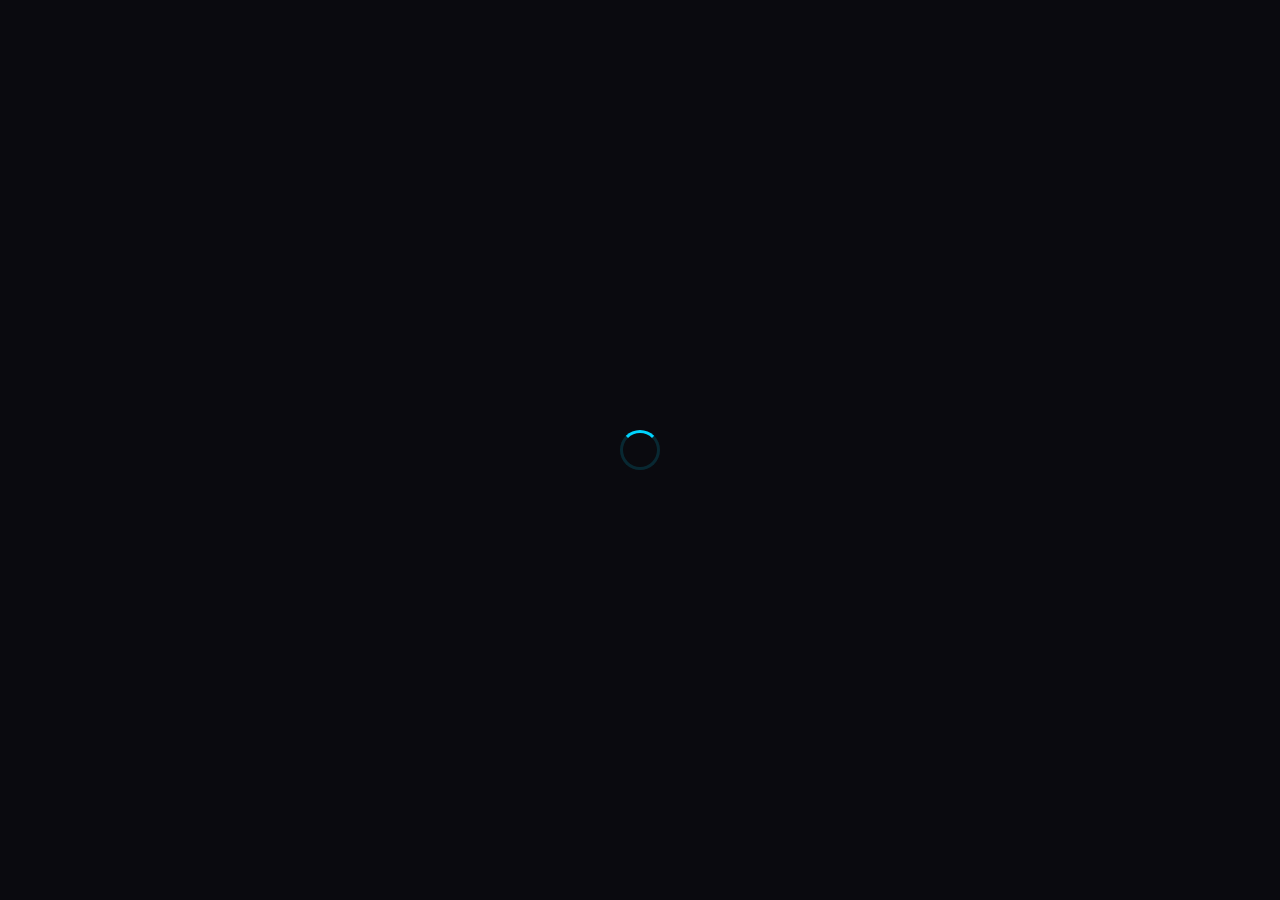
<file: index.html>
<!DOCTYPE html>
<html lang="en">
<head>
  <meta charset="UTF-8" />
  <meta http-equiv="refresh" content="0; url=./friendd/" />
  <meta name="viewport" content="width=device-width, initial-scale=1.0" />
  <title>Friendd</title>
  <style>
    body {
      margin: 0;
      min-height: 100vh;
      display: grid;
      place-items: center;
      background: #0a0a0f;
      color: #e8e8f0;
      font-family: Inter, Arial, sans-serif;
    }
    a {
      color: #00d4ff;
      text-decoration: none;
    }
  </style>
</head>
<body>
  <p>Redirecting to <a href="./friendd/">Friendd</a>…</p>
</body>
</html>
</file>
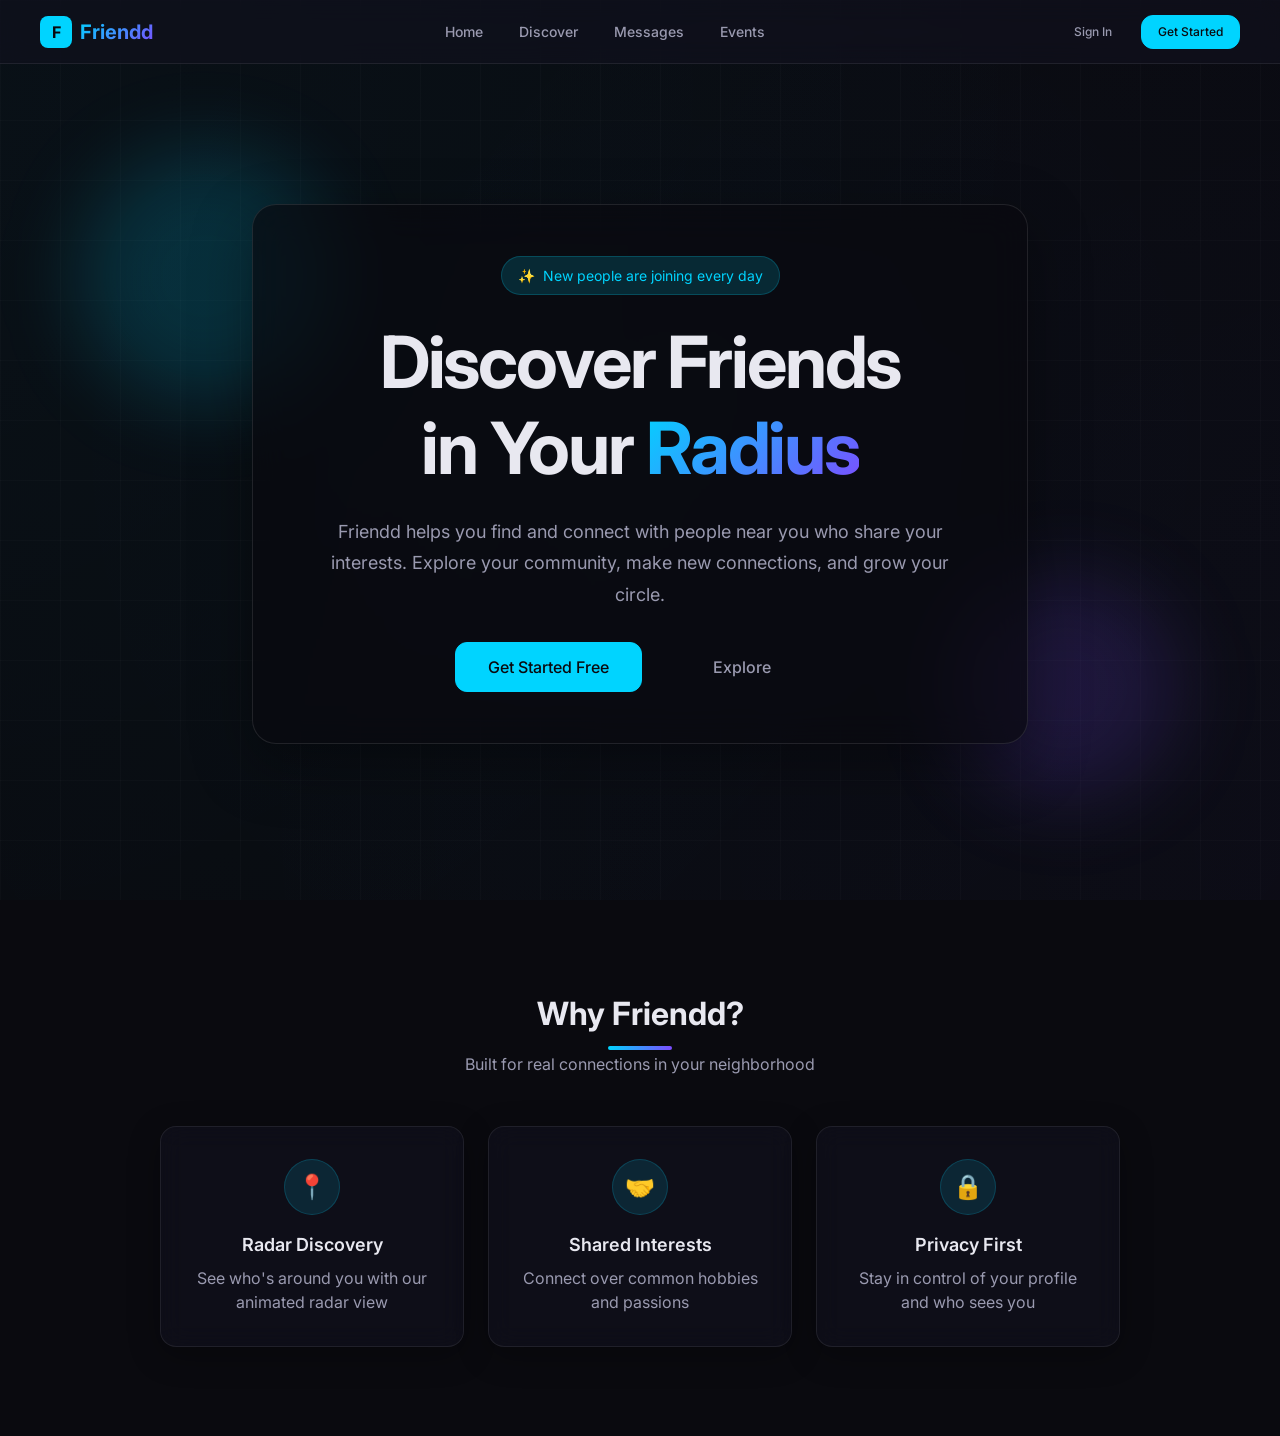
<file: friendd/index.html>
<!DOCTYPE html>
<html lang="en" class="dark-theme">
<head>
  <meta charset="UTF-8" />
  <meta name="viewport" content="width=device-width, initial-scale=1.0" />
  <meta name="description" content="Friendd — Discover and connect with people near you" />
  <meta name="theme-color" content="#0a0a0f" />
  <title>Friendd — Connect With People Near You</title>
  <link rel="preconnect" href="https://fonts.googleapis.com" />
  <link rel="preconnect" href="https://fonts.gstatic.com" crossorigin />
  <link rel="icon" type="image/svg+xml" href="data:image/svg+xml,%3Csvg xmlns='http://www.w3.org/2000/svg' viewBox='0 0 32 32'%3E%3Crect width='32' height='32' rx='8' fill='%2300d4ff'/%3E%3Ctext x='50%25' y='55%25' dominant-baseline='middle' text-anchor='middle' fill='%230a0a0f' font-size='18' font-weight='bold' font-family='sans-serif'%3EF%3C/text%3E%3C/svg%3E" />
  <link rel="stylesheet" href="./css/main.css" />
  <style>
    #loading-overlay {
      position: fixed;
      inset: 0;
      z-index: 99999;
      display: flex;
      align-items: center;
      justify-content: center;
      background: #0a0a0f;
    }
    #loading-overlay.hidden {
      display: none !important;
    }
    .loading-spinner {
      width: 40px;
      height: 40px;
      border-radius: 50%;
      border: 3px solid rgba(0,212,255,0.15);
      border-top-color: #00d4ff;
      animation: boot-spin 0.8s linear infinite;
    }
    @keyframes boot-spin {
      to { transform: rotate(360deg); }
    }
  </style>
</head>
<body>
  <div class="loading-overlay" id="loading-overlay">
    <div class="loading-spinner"></div>
  </div>
  <div class="bg-mesh" aria-hidden="true"></div>
  <div class="bg-grid" aria-hidden="true"></div>
  <div id="navbar-root"></div>
  <div id="app" role="main"></div>
  <script>
    (function() {
      var bootGuard = setTimeout(function() {
        var el = document.getElementById('loading-overlay');
        if (el) el.classList.add('hidden');
      }, 1800);
      window.addEventListener('error', function() {
        clearTimeout(bootGuard);
        var el = document.getElementById('loading-overlay');
        if (el) el.classList.add('hidden');
      });
    })();
  </script>
  <script src="./js/utils/storage.js"></script>
  <script src="./js/utils/dom.js"></script>
  <script src="./js/utils/router.js"></script>
  <script src="./js/utils/format.js"></script>
  <script src="./js/services/auth.js"></script>
  <script src="./js/services/geolocation.js"></script>
  <script src="./js/components/radar.js"></script>
  <script src="./js/components/navbar.js"></script>
  <script src="./js/pages/home.new.js"></script>
  <script src="./js/pages/login.js"></script>
  <script src="./js/pages/signup.js"></script>
  <script src="./js/pages/discover.js"></script>
  <script src="./js/pages/profile.js"></script>
  <script src="./js/pages/settings.js"></script>
  <script src="./js/app.js"></script>
</body>
</html>
</file>
<file: friendd/css/main.css>
/* ============================================================
   MAIN — Global Styles & App Layout
   Friendd — Social Discovery Platform
   ============================================================ */

/* ---- Google Fonts Import ---- */
@import url('https://fonts.googleapis.com/css2?family=Inter:wght@300;400;500;600;700;800&display=swap');
@import url('https://fonts.googleapis.com/css2?family=JetBrains+Mono:wght@400;500;600&display=swap');

/* ---- Theme ---- */
@import './theme.css';

/* ---- Reset ---- */
@import './reset.css';

/* ---- Animations ---- */
@import './animations.css';

/* ---- Utilities ---- */
@import './utilities.css';

/* ---- Components ---- */
@import './components/buttons.css';
@import './components/input.css';
@import './components/glass-card.css';
@import './components/navbar.css';
@import './components/radar.css';

/* ============================================================
   App Shell Layout
   ============================================================ */

#app {
  min-height: 100vh;
  min-height: 100dvh;
  display: flex;
  flex-direction: column;
  padding-top: var(--header-height);
  transition: opacity var(--transition-base);
}

.container {
  width: min(100%, var(--max-content-width));
  margin: 0 auto;
  padding-inline: var(--space-4);
}

.main-content {
  flex: 1;
  width: 100%;
  max-width: var(--max-content-width);
  margin: 0 auto;
  padding: var(--space-8) var(--space-4);
}

/* ============================================================
   Background Effects
   ============================================================ */

/* Animated gradient mesh background */
.bg-mesh {
  position: fixed;
  top: 0;
  left: 0;
  width: 100%;
  height: 100%;
  z-index: -2;
  overflow: hidden;
  pointer-events: none;
}

.bg-mesh::before {
  content: '';
  position: absolute;
  top: -50%;
  left: -50%;
  width: 200%;
  height: 200%;
  background:
    radial-gradient(circle at 20% 30%, rgba(0, 212, 255, 0.03) 0%, transparent 50%),
    radial-gradient(circle at 80% 70%, rgba(124, 77, 255, 0.03) 0%, transparent 50%),
    radial-gradient(circle at 50% 50%, rgba(0, 212, 255, 0.02) 0%, transparent 70%);
  animation: mesh-float 20s ease-in-out infinite alternate;
}

@keyframes mesh-float {
  0% { transform: translate(0, 0) rotate(0deg); }
  100% { transform: translate(-5%, -5%) rotate(3deg); }
}

/* Grid overlay */
.bg-grid {
  position: fixed;
  top: 0;
  left: 0;
  width: 100%;
  height: 100%;
  z-index: -1;
  pointer-events: none;
  background-image:
    linear-gradient(rgba(255, 255, 255, 0.02) 1px, transparent 1px),
    linear-gradient(90deg, rgba(255, 255, 255, 0.02) 1px, transparent 1px);
  background-size: 60px 60px;
}

/* ============================================================
   Page Sections
   ============================================================ */

.section {
  padding: clamp(4rem, 7vw, 6rem) 0;
}

.section-header {
  text-align: center;
  margin-bottom: clamp(2rem, 4vw, 3rem);
}

.section-title {
  font-size: var(--font-size-3xl);
  font-weight: var(--font-weight-bold);
  color: var(--color-text-primary);
  margin-bottom: var(--space-3);
  display: inline-block;
  position: relative;
}

.section-title::after {
  content: '';
  position: absolute;
  left: 50%;
  bottom: -0.75rem;
  transform: translateX(-50%);
  width: 4rem;
  height: 0.25rem;
  border-radius: var(--radius-full);
  background: linear-gradient(90deg, var(--color-accent), #7c4dff);
}

.section-subtitle {
  font-size: var(--font-size-base);
  color: var(--color-text-secondary);
  max-width: 36rem;
  margin: 0 auto;
  line-height: var(--line-height-relaxed);
}

/* ============================================================
   Hero Section
   ============================================================ */

.hero {
  min-height: calc(100vh - var(--header-height));
  display: flex;
  align-items: center;
  justify-content: center;
  text-align: center;
  padding: clamp(3rem, 7vw, 5rem) var(--space-4) clamp(4rem, 8vw, 6rem);
  position: relative;
}

.hero::before,
.hero::after {
  content: '';
  position: absolute;
  border-radius: 50%;
  filter: blur(40px);
  pointer-events: none;
}

.hero::before {
  width: 16rem;
  height: 16rem;
  left: 6%;
  top: 10%;
  background: rgba(0, 212, 255, 0.16);
}

.hero::after {
  width: 14rem;
  height: 14rem;
  right: 8%;
  bottom: 12%;
  background: rgba(124, 77, 255, 0.16);
}

.hero-content {
  max-width: 56rem;
  padding: clamp(2rem, 4vw, 3.25rem);
  background: rgba(10, 10, 15, 0.68);
  border: 1px solid rgba(255, 255, 255, 0.1);
  border-radius: var(--radius-2xl);
  box-shadow: 0 20px 60px rgba(0, 0, 0, 0.35);
  backdrop-filter: blur(18px);
  -webkit-backdrop-filter: blur(18px);
  position: relative;
  z-index: 1;
}

.hero-badge {
  display: inline-flex;
  align-items: center;
  gap: var(--space-2);
  padding: 0.5rem 1rem;
  background: var(--color-accent-dim);
  border: 1px solid rgba(0, 212, 255, 0.2);
  border-radius: var(--radius-full);
  font-size: var(--font-size-sm);
  color: var(--color-accent);
  margin-bottom: var(--space-6);
  animation: fade-in-up 0.6s ease forwards;
}

.hero-title {
  font-size: clamp(2.4rem, 7vw, 4.5rem);
  font-weight: var(--font-weight-bold);
  line-height: var(--line-height-tight);
  color: var(--color-text-primary);
  margin-bottom: var(--space-6);
  letter-spacing: -0.03em;
  animation: fade-in-up 0.6s ease 0.1s forwards;
  opacity: 0;
}

.hero-title .highlight {
  background: linear-gradient(135deg, var(--color-accent), #7c4dff);
  -webkit-background-clip: text;
  -webkit-text-fill-color: transparent;
  background-clip: text;
}

.hero-description {
  font-size: clamp(1rem, 2vw, 1.125rem);
  color: var(--color-text-secondary);
  max-width: 42rem;
  margin: 0 auto var(--space-8);
  line-height: var(--line-height-relaxed);
  animation: fade-in-up 0.6s ease 0.2s forwards;
  opacity: 0;
}

.hero-actions {
  display: flex;
  align-items: center;
  justify-content: center;
  gap: var(--space-4);
  flex-wrap: wrap;
  animation: fade-in-up 0.6s ease 0.3s forwards;
  opacity: 0;
}

.hero-actions .btn {
  min-width: 10.5rem;
}

.feature-grid {
  display: grid;
  grid-template-columns: repeat(auto-fit, minmax(260px, 1fr));
  gap: var(--space-6);
  max-width: 960px;
  margin: 0 auto;
}

.feature-card {
  padding: var(--space-8);
  text-align: center;
  position: relative;
}

.feature-card .icon {
  width: 3.5rem;
  height: 3.5rem;
  display: grid;
  place-items: center;
  margin: 0 auto var(--space-4);
  border-radius: 50%;
  background: rgba(0, 212, 255, 0.12);
  font-size: 1.5rem;
  box-shadow: inset 0 0 0 1px rgba(0, 212, 255, 0.18);
}

.feature-card h3 {
  font-size: var(--font-size-lg);
  font-weight: var(--font-weight-semibold);
  margin-bottom: var(--space-2);
}

.feature-card p {
  color: var(--color-text-secondary);
}

/* ============================================================
   Auth Pages
   ============================================================ */

.auth-shell {
  min-height: calc(100vh - var(--header-height));
  display: flex;
  align-items: center;
  justify-content: center;
  padding: clamp(2rem, 5vw, 3rem) var(--space-4);
}

.auth-card {
  width: min(100%, 28rem);
  padding: clamp(1.5rem, 3vw, 2rem);
  position: relative;
  overflow: hidden;
}

.auth-card::before {
  content: '';
  position: absolute;
  inset: 0;
  background: linear-gradient(135deg, rgba(0, 212, 255, 0.08), transparent 60%);
  pointer-events: none;
}

.auth-card__header {
  text-align: center;
  margin-bottom: var(--space-6);
}

.auth-brand {
  display: flex;
  flex-direction: column;
  align-items: center;
  gap: var(--space-3);
}

.auth-brand .navbar-logo-icon {
  margin: 0;
}

.auth-brand h2 {
  font-size: var(--font-size-2xl);
  font-weight: var(--font-weight-bold);
  color: var(--color-text-primary);
}

.auth-brand p {
  color: var(--color-text-secondary);
  margin-top: var(--space-1);
}

.auth-form {
  display: flex;
  flex-direction: column;
  gap: var(--space-4);
}

.auth-form__error {
  min-height: 1.25rem;
  margin-top: -0.25rem;
  color: var(--color-error);
}

.auth-footer {
  text-align: center;
  margin-top: var(--space-5);
  font-size: var(--font-size-sm);
  color: var(--color-text-muted);
}

.auth-footer a {
  font-weight: var(--font-weight-medium);
}

/* ============================================================
   Responsive
   ============================================================ */

@media (max-width: 640px) {
  .section-title { font-size: var(--font-size-2xl); }
  .hero { padding-top: var(--space-12); }
  .hero-content { padding: var(--space-6); }
  .hero-actions { flex-direction: column; width: 100%; }
  .hero-actions .btn { width: 100%; }
  .feature-grid { grid-template-columns: 1fr; }
  .auth-card { padding: var(--space-6); }
}

/* ============================================================
   Utility: Page Load Animation
   ============================================================ */

.page-enter {
  animation: fade-in-up 0.4s ease forwards;
}

/* ============================================================
   Loading Spinner Overlay
   ============================================================ */

.loading-overlay {
  position: fixed;
  inset: 0;
  background: var(--color-bg-primary);
  display: flex;
  align-items: center;
  justify-content: center;
  z-index: var(--z-toast);
  transition: opacity var(--transition-base);
}

.loading-overlay.hidden {
  opacity: 0;
  pointer-events: none;
}

.loading-spinner {
  width: 3rem;
  height: 3rem;
  border: 3px solid var(--color-bg-tertiary);
  border-top-color: var(--color-accent);
  border-radius: 50%;
  animation: spin 0.8s linear infinite;
}
</file>
